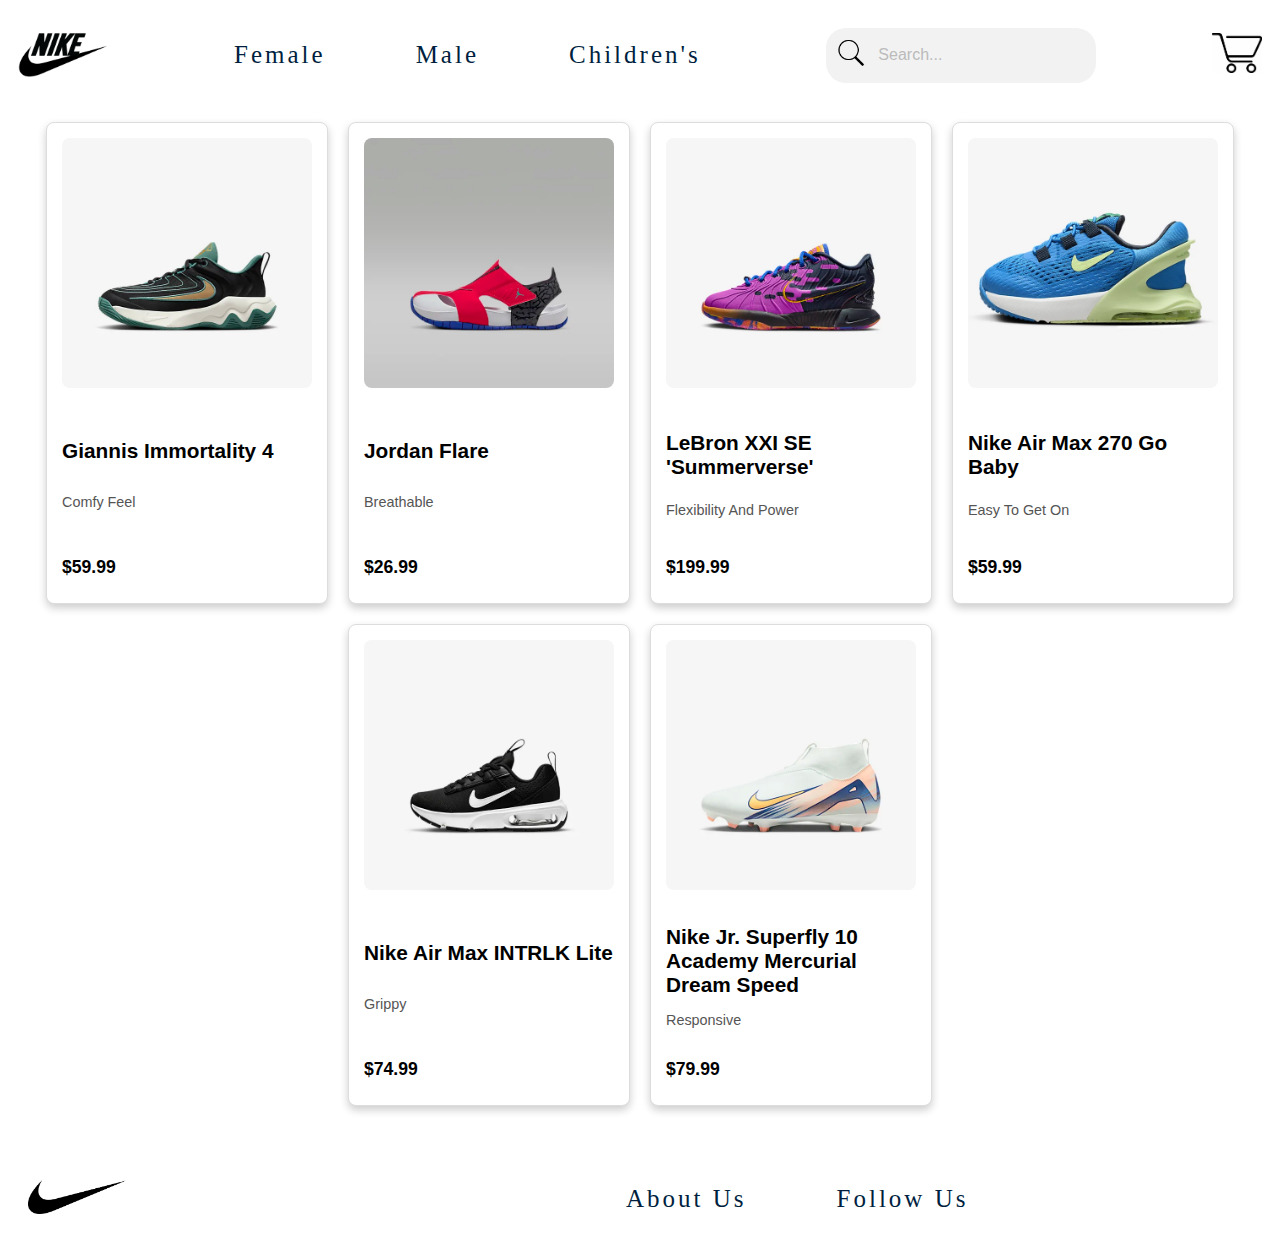
<file: children-shoes.html>
<!DOCTYPE html>
<html lang="en">
  <head>
    <meta charset="UTF-8">
    <meta name="viewport" content="width=device-width, initial-scale=1.0">
    <title> Мій сайт </title>
    <link rel="stylesheet" href="shop-shoes.css">
  </head>
<body>
    <header>
        <div class="menu-header">
            <div class="logo-menu">
                <a href="index.html">
                  <img src="images/nike.png">
                </a>
            </div>
      
            <ul class="menu-elements">
              <li> <a href="women.html"> Female </a>  </li>
              <li> <a href="men.html"> Male </a>  </li>
              <li> <a href="children.html"> Children's </a>  </li>
            </ul>
      
            <div class="search-box">
              <span class="search-icon"> <img src="images/search-ikon.png" width="30px" height="30px"> </span>
              <input type="text" placeholder="Search...">
            </div>
      
            <div class="shopping-cart-ikon">
              <a href=""> <img src="images/shopping-cart.jpg"> </a>
            </div>
          </div>
    </header>

    <main>
      <a href="">
        <div class="product-container">
          <div class="product-card">
            <div class="product-image">
              <img src="images/kid-shop-shoes/Giannis Immortality 4.png" alt=Product Image">
            </div>
            <div class="product-name">Giannis Immortality 4</div>
            <div class="product-description">Comfy Feel</div>
            <div class="product-price">$59.99</div>
          </div>
      </a>
      
      <a href="">
        <div class="product-card">
          <div class="product-image">
            <img src="images/kid-shop-shoes/Jordan Flare.png" alt=Product Image">
          </div>
          <div class="product-name">Jordan Flare</div>
          <div class="product-description">Breathable</div>
          <div class="product-price">$26.99</div>
        </div>
      </a>  
      <a href="">
        <div class="product-card">
          <div class="product-image">
            <img src="images/kid-shop-shoes/LeBron XXI SE 'Summerverse'.png" alt=Product Image">
          </div>
          <div class="product-name">LeBron XXI SE 'Summerverse'</div>
          <div class="product-description">Flexibility And Power</div>
          <div class="product-price">$199.99</div>
        </div>
      </a>  
      <a href="">
        <div class="product-card">
          <div class="product-image">
            <img src="images/kid-shop-shoes/Nike Air Max 270 Go Baby.png" alt=Product Image">
          </div>
          <div class="product-name">Nike Air Max 270 Go Baby</div>
          <div class="product-description">Easy To Get On</div>
          <div class="product-price">$59.99</div>
        </div>
      </a>  
      <a href="">
        <div class="product-card">
          <div class="product-image">
            <img src="images/kid-shop-shoes/Nike Air Max INTRLK Lite.png" alt="Product Image">
          </div>
          <div class="product-name">Nike Air Max INTRLK Lite</div>
          <div class="product-description">Grippy</div>
          <div class="product-price">$74.99</div>
        </div>
      </a>  
      <a href="">
        <div class="product-card">
          <div class="product-image">
            <img src="images/kid-shop-shoes/Nike Jr. Superfly 10 Academy Mercurial Dream Speed.png" alt="Product Image">
          </div>
          <div class="product-name">Nike Jr. Superfly 10 Academy Mercurial Dream Speed</div>
          <div class="product-description">Responsive</div>
          <div class="product-price">$79.99</div>
        </div>
      </a>  


      </div>
    </main>

    <footer>
        <div class="footer-menu">
            <div class="footer-logo">
              <img src="images/Nike footer.png" width = "98px" height = "auto">
            </div>
            <ul class="footer-elements">
              <li> <a href=""> About Us </a>  </li>
              <li> <a href=""> Follow Us </a>  </li>
            </ul>
          </div>
    </footer>
</body>
</html>
</file>
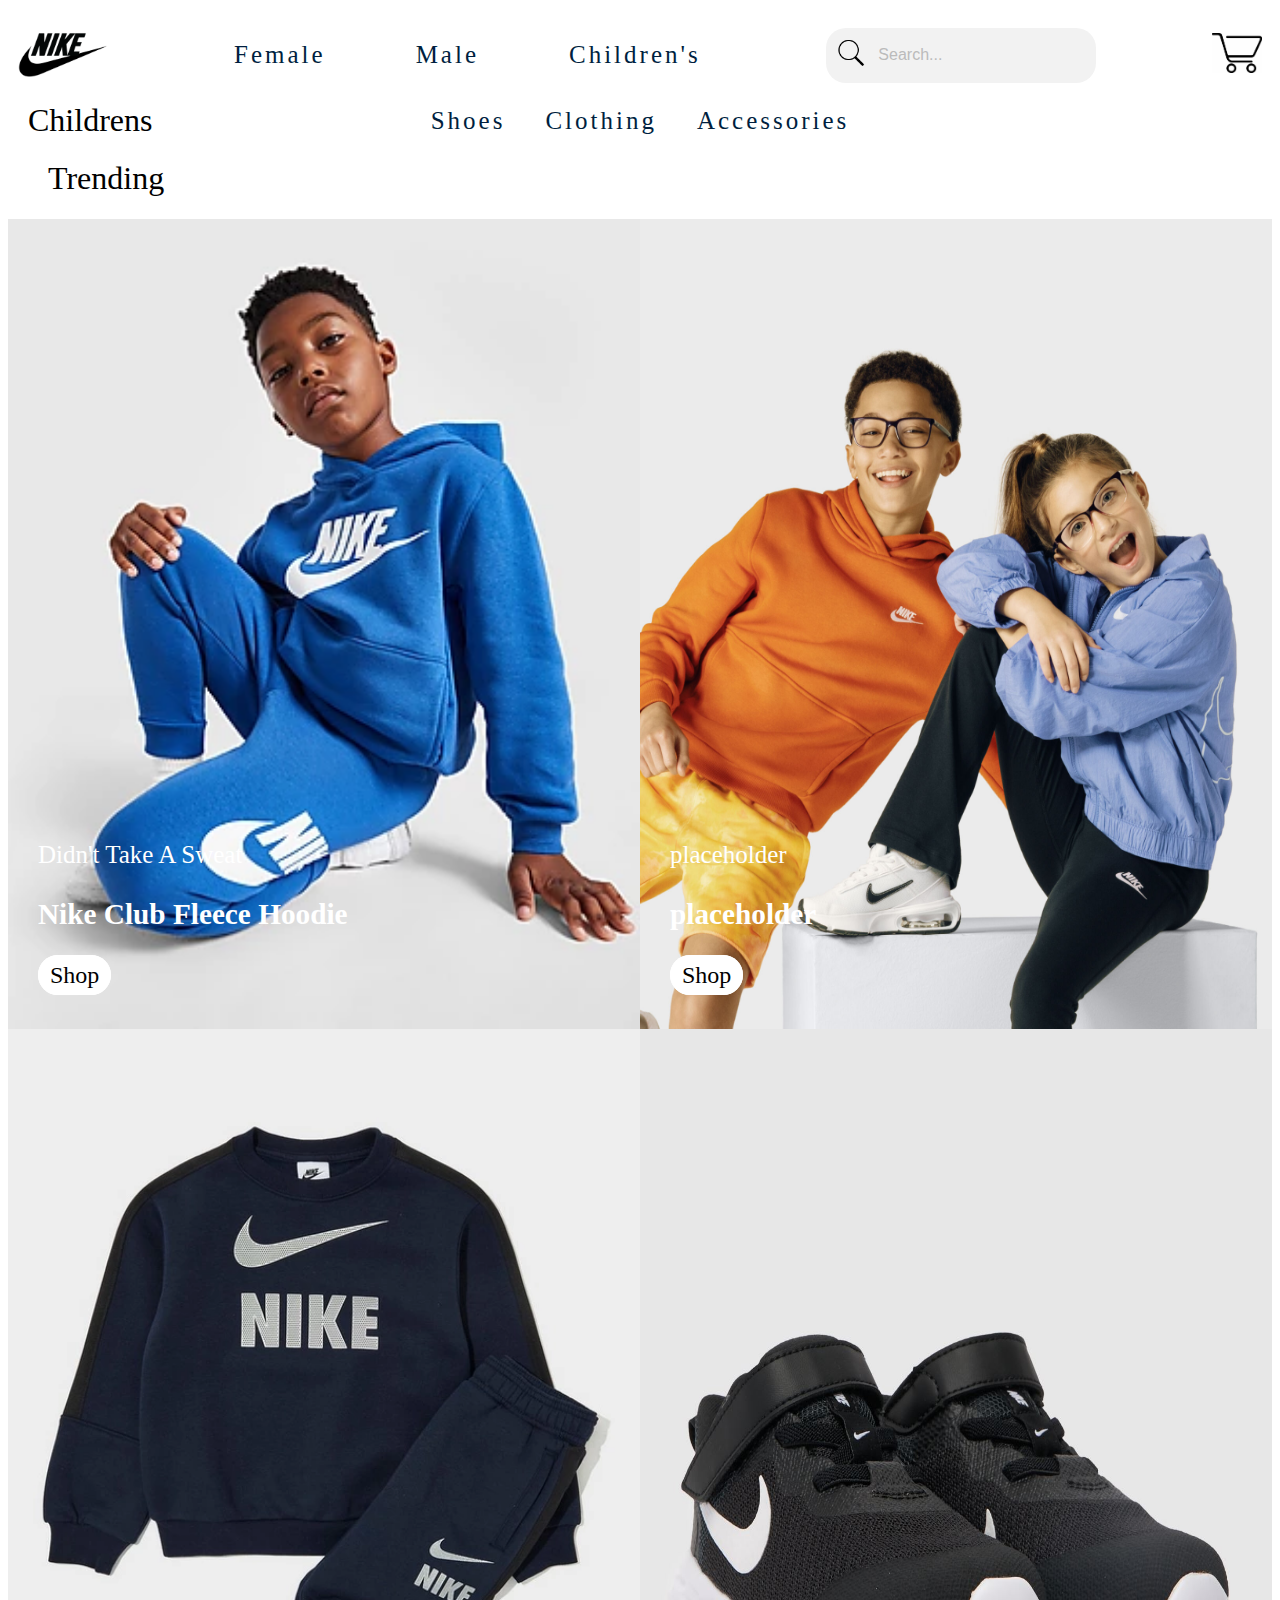
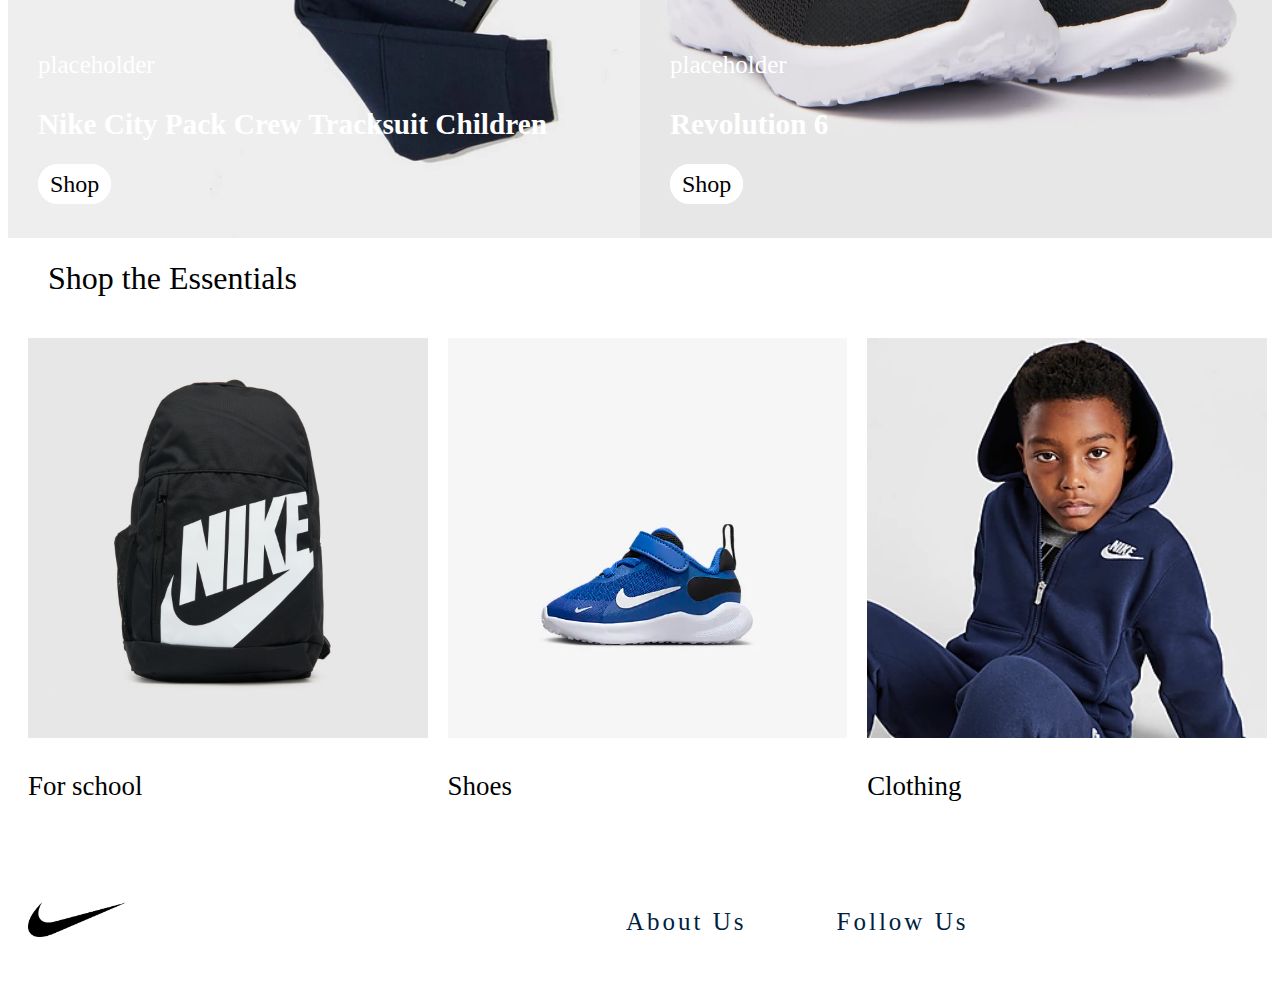
<file: children.html>
<!DOCTYPE html>
<html lang="en">
  <head>
    <meta charset="UTF-8">
    <meta name="viewport" content="width=device-width, initial-scale=1.0">
    <title> Мій сайт </title>
    <link rel="stylesheet" href="children.css">
    <link rel="stylesheet" href="women.css">
  </head>
<body>
    <header>
      <div class="menu-header">
        <div class="logo-menu">
            <a href="index.html">
              <img src="images/nike.png">
            </a>
        </div>

        <ul class="menu-elements">
          <li> <a href="women.html"> Female </a>  </li>
          <li> <a href="men.html"> Male </a>  </li>
          <li> <a href="children.html"> Children's </a>  </li>
        </ul>

        <div class="search-box">
          <span class="search-icon"> <img src="images/search-ikon.png" width="30px" height="30px"> </span>
          <input type="text" placeholder="Search...">
        </div>

        <div class="shopping-cart-ikon">
          <a href=""> <img src="images/shopping-cart.jpg"> </a>
        </div>
      </div>
    </header>

    <main>
      <div class="children-menu">
        <h1>Childrens</h1>
        
        <ul class = "children-elements">
          <li> <a href=""> Shoes </a>  </li>
          <li> <a href=""> Clothing </a>  </li>
          <li> <a href=""> Accessories </a>  </li>
        </ul>
      </div>
        
      <div>
        <h1 style="text-align: left;">Trending</h1>
        <div class="pics">

          <div class="first-row">
            <div class="pic1">
              <img src="images/kid.png" style="height: 100%; width: 100%;">
              <div class="text-on-pic1">
                <p>
                  Didn't Take A Sweat
                </p>
                <h3>
                  Nike Club Fleece Hoodie
                </h3>
                <a href="">Shop</a>
              </div>
            </div>
            <div class="pic2">
              <img src="images/nerds.png" style="height: 100%; width: 100%;">
              <div class="text-on-pic2">
                <p>
                  placeholder
                </p>
                <h3>
                  placeholder
                </h3>
                <a href="">Shop</a>
              </div>
            </div>
          </div>

          <div class="second-row">
            <div class="pic3">
              <img src="images/qwerty.png" style="height: 100%; width: 100%;">
              <div class="text-on-pic3">
                <p>
                  placeholder
                </p>
                <h3>
                  Nike City Pack Crew Tracksuit Children
                </h3>
                <a href="">Shop</a>
              </div>
            </div>
            <div class="pic4">
              <img src="images/revolution.png" style="height: 100%; width: 100%;">
              <div class="text-on-pic4">
                <p>
                  placeholder
                </p>
                <h3>
                  Revolution 6
                </h3>
                <a href="">Shop</a>
              </div>
            </div>
          </div>

        </div>
      </div>

      <div>
        <h1 style="text-align: left;">Shop the Essentials</h1>
        <div class="pic-page">
          <div class="for-school">
            <a href="">
              <img src="images/for-school.png" style="height: 100%; width: 100%;">
              <h3>For school</h3>
            </a>
          </div>
      
          <div class="shoes">
            <a href="children-shoes.html">
              <img src="images/blue-shoe.png" style="height: 100%; width: 100%;">
              <h3>Shoes</h3>
            </a>
          </div>
      
          <div class="clothing">
            <a href="">
              <img src="images/clothing.png" style="height: 100%; width: 100%;">
              <h3>Clothing</h3>
            </a>
          </div>
        </div>
      </div>
      

    </main>

    <footer>
      <div class="footer-menu">
        <div class="footer-logo">
          <img src="images/Nike footer.png" width = "98px" height = "auto">
        </div>
        <ul class="footer-elements">
          <li> <a href=""> About Us </a>  </li>
          <li> <a href=""> Follow Us </a>  </li>
        </ul>
      </div>
    </footer>
</body>
</html>
</file>
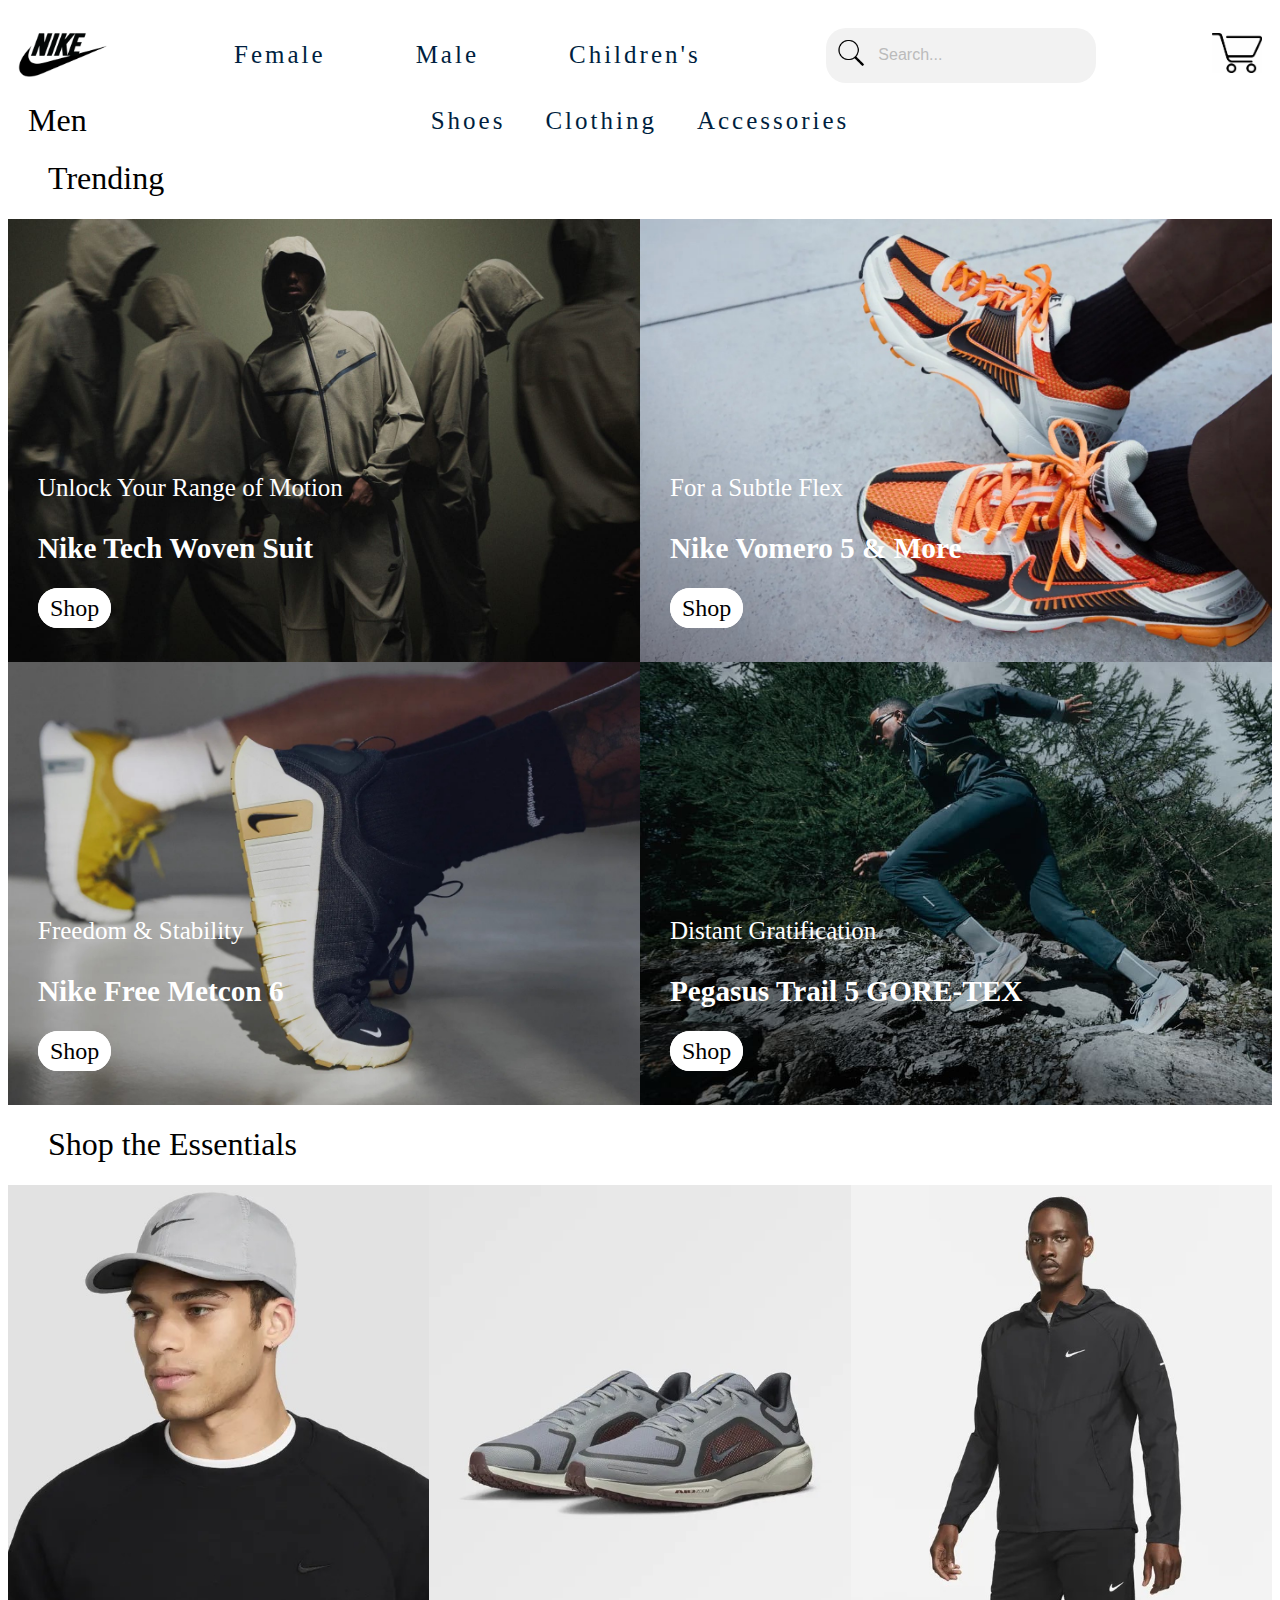
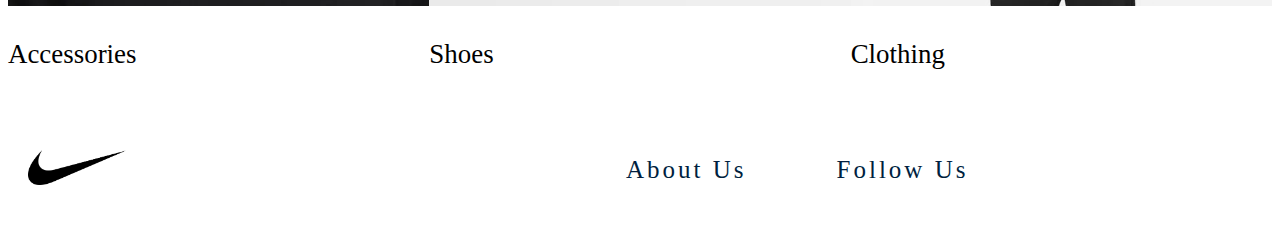
<file: men.html>
<!DOCTYPE html>
<html lang="en">
  <head>
    <meta charset="UTF-8">
    <meta name="viewport" content="width=device-width, initial-scale=1.0">
    <title> Мій сайт </title>
    <link rel="stylesheet" href="men.css">
  </head>
<body>
    <header>
      <div class="menu-header">
        <div class="logo-menu">
            <a href="index.html">
              <img src="images/nike.png">
            </a>
        </div>

        <ul class="menu-elements">
          <li> <a href="women.html"> Female </a>  </li>
          <li> <a href="men.html"> Male </a>  </li>
          <li> <a href="children.html"> Children's </a>  </li>
        </ul>

        <div class="search-box">
          <span class="search-icon"> <img src="images/search-ikon.png" width="30px" height="30px"> </span>
          <input type="text" placeholder="Search...">
        </div>

        <div class="shopping-cart-ikon">
          <a href=""> <img src="images/shopping-cart.jpg"> </a>
        </div>
      </div>
    </header>

    <main>
      <div class="men-menu">
        <h1>Men</h1>
        
        <ul class = "men-elements">
          <li> <a href="shop-shoes.html"> Shoes </a>  </li>
          <li> <a href=""> Clothing </a>  </li>
          <li> <a href=""> Accessories </a>  </li>
        </ul>
      </div>
        
      <div>
        <h1 style="text-align: left;">Trending</h1>
        <div class="pics">

          <div class="first-row">
            <div class="pic1">
              <img src="images/1.png" style="height: 100%; width: 100%;">
              <div class="text-on-pic1">
                <p>
                  Unlock Your Range of Motion
                </p>
                <h3>
                  Nike Tech Woven Suit
                </h3>
                <a href="">Shop</a>
              </div>
            </div>
            <div class="pic2">
              <img src="images/2.png" style="height: 100%; width: 100%;">
              <div class="text-on-pic2">
                <p>
                  For a Subtle Flex
                </p>
                <h3>
                  Nike Vomero 5 & More
                </h3>
                <a href="">Shop</a>
              </div>
            </div>
          </div>

          <div class="second-row">
            <div class="pic3">
              <img src="images/3.png" style="height: 100%; width: 100%;">
              <div class="text-on-pic3">
                <p>
                  Freedom & Stability
                </p>
                <h3>
                  Nike Free Metcon 6
                </h3>
                <a href="">Shop</a>
              </div>
            </div>
            <div class="pic4">
              <img src="images/4.png" style="height: 100%; width: 100%;">
              <div class="text-on-pic4">
                <p>
                  Distant Gratification
                </p>
                <h3>
                  Pegasus Trail 5 GORE-TEX
                </h3>
                <a href="">Shop</a>
              </div>
            </div>
          </div>

        </div>
      </div>

      <div>
        <h1 style="text-align: left;">Shop the Essentials</h1>
        <div class="pic-page">
          <div class="accessories">
            <a href="">
              <img src="images/Accessories-page.png" style="height: 100%; width: 100%;">
              <h3>Accessories</h3>
            </a>
          </div>
      
          <div class="shoes">
            <a href="shop-shoes.html">
              <img src="images/Shoes-page.png" style="height: 100%; width: 100%;">
              <h3>Shoes</h3>
            </a>
          </div>
      
          <div class="clothing">
            <a href="">
              <img src="images/Clothing-page.png" style="height: 100%; width: 100%;">
              <h3>Clothing</h3>
            </a>
          </div>
        </div>
      </div>
      

    </main>

    <footer>
      <div class="footer-menu">
        <div class="footer-logo">
          <img src="images/Nike footer.png" width = "98px" height = "auto">
        </div>
        <ul class="footer-elements">
          <li> <a href=""> About Us </a>  </li>
          <li> <a href=""> Follow Us </a>  </li>
        </ul>
      </div>
    </footer>
</body>
</html>
</file>
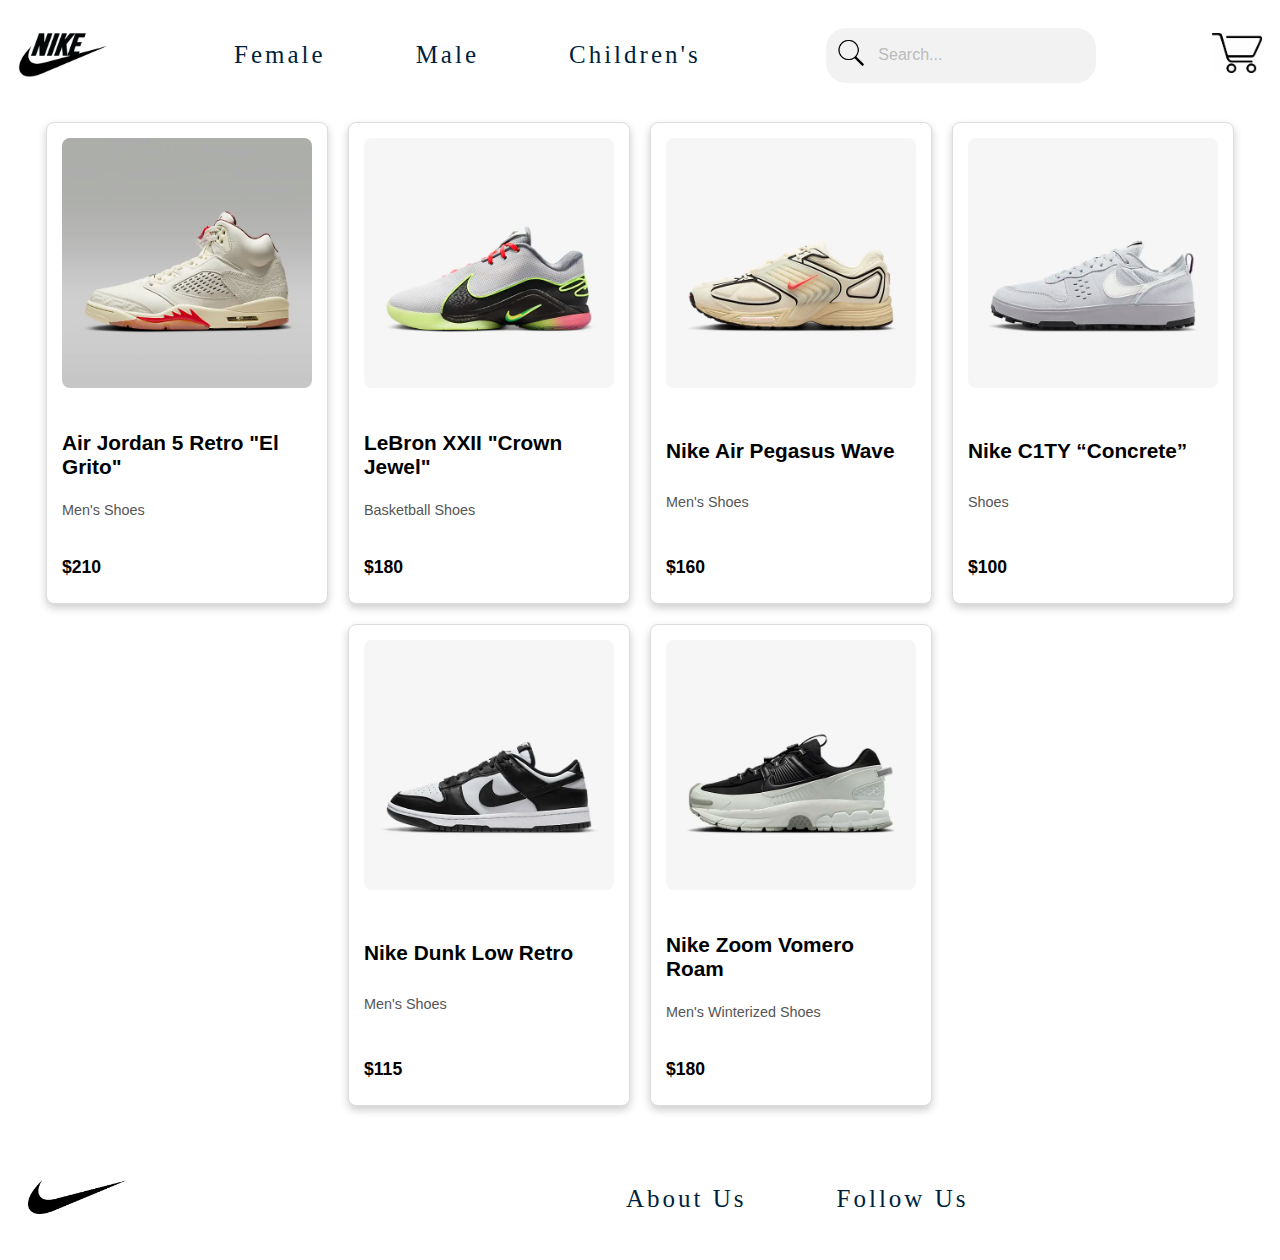
<file: shop-shoes.html>
<!DOCTYPE html>
<html lang="en">
  <head>
    <meta charset="UTF-8">
    <meta name="viewport" content="width=device-width, initial-scale=1.0">
    <title> Мій сайт </title>
    <link rel="stylesheet" href="shop-shoes.css">
  </head>
<body>
    <header>
        <div class="menu-header">
            <div class="logo-menu">
                <a href="index.html">
                  <img src="images/nike.png">
                </a>
            </div>
      
            <ul class="menu-elements">
              <li> <a href="women.html"> Female </a>  </li>
              <li> <a href="men.html"> Male </a>  </li>
              <li> <a href="children.html"> Children's </a>  </li>
            </ul>
      
            <div class="search-box">
              <span class="search-icon"> <img src="images/search-ikon.png" width="30px" height="30px"> </span>
              <input type="text" placeholder="Search...">
            </div>
      
            <div class="shopping-cart-ikon">
              <a href=""> <img src="images/shopping-cart.jpg"> </a>
            </div>
          </div>
    </header>

    <main>
      <a href="">
        <div class="product-container">
          <div class="product-card">
            <div class="product-image">
              <img src="images/men-shop-shoes/AIR+JORDAN+5+RETRO+EL+GRITO.png" alt="Product Image">
            </div>
            <div class="product-name">Air Jordan 5 Retro "El Grito"</div>
            <div class="product-description">Men's Shoes</div>
            <div class="product-price">$210</div>
          </div>
      </a>
      
      <a href="">
        <div class="product-card">
          <div class="product-image">
            <img src="images/men-shop-shoes/LEBRON+XXII.png" alt="Product Image">
          </div>
          <div class="product-name">LeBron XXII "Crown Jewel"</div>
          <div class="product-description">Basketball Shoes</div>
          <div class="product-price">$180</div>
        </div>
      </a>  
      <a href="">
        <div class="product-card">
          <div class="product-image">
            <img src="images/men-shop-shoes/NIKE+AIR+PEGASUS+WAVE.png" alt="Product Image">
          </div>
          <div class="product-name">Nike Air Pegasus Wave</div>
          <div class="product-description">Men's Shoes</div>
          <div class="product-price">$160</div>
        </div>
      </a>  
      <a href="">
        <div class="product-card">
          <div class="product-image">
            <img src="images/men-shop-shoes/NIKE+C1TY.png" alt="Product Image">
          </div>
          <div class="product-name">Nike C1TY “Concrete”</div>
          <div class="product-description">Shoes</div>
          <div class="product-price">$100</div>
        </div>
      </a>  
      <a href="">
        <div class="product-card">
          <div class="product-image">
            <img src="images/men-shop-shoes/NIKE+DUNK+LOW+RETRO.png" alt="Product Image">
          </div>
          <div class="product-name">Nike Dunk Low Retro</div>
          <div class="product-description">Men's Shoes</div>
          <div class="product-price">$115</div>
        </div>
      </a>  
      <a href="">
        <div class="product-card">
          <div class="product-image">
            <img src="images/men-shop-shoes/NIKE+ZOOM+VOMERO+ROAM.png" alt="Product Image">
          </div>
          <div class="product-name">Nike Zoom Vomero Roam</div>
          <div class="product-description">Men's Winterized Shoes</div>
          <div class="product-price">$180</div>
        </div>
      </a>  


      </div>
    </main>

    <footer>
        <div class="footer-menu">
            <div class="footer-logo">
              <img src="images/Nike footer.png" width = "98px" height = "auto">
            </div>
            <ul class="footer-elements">
              <li> <a href=""> About Us </a>  </li>
              <li> <a href=""> Follow Us </a>  </li>
            </ul>
          </div>
    </footer>
</body>
</html>
</file>
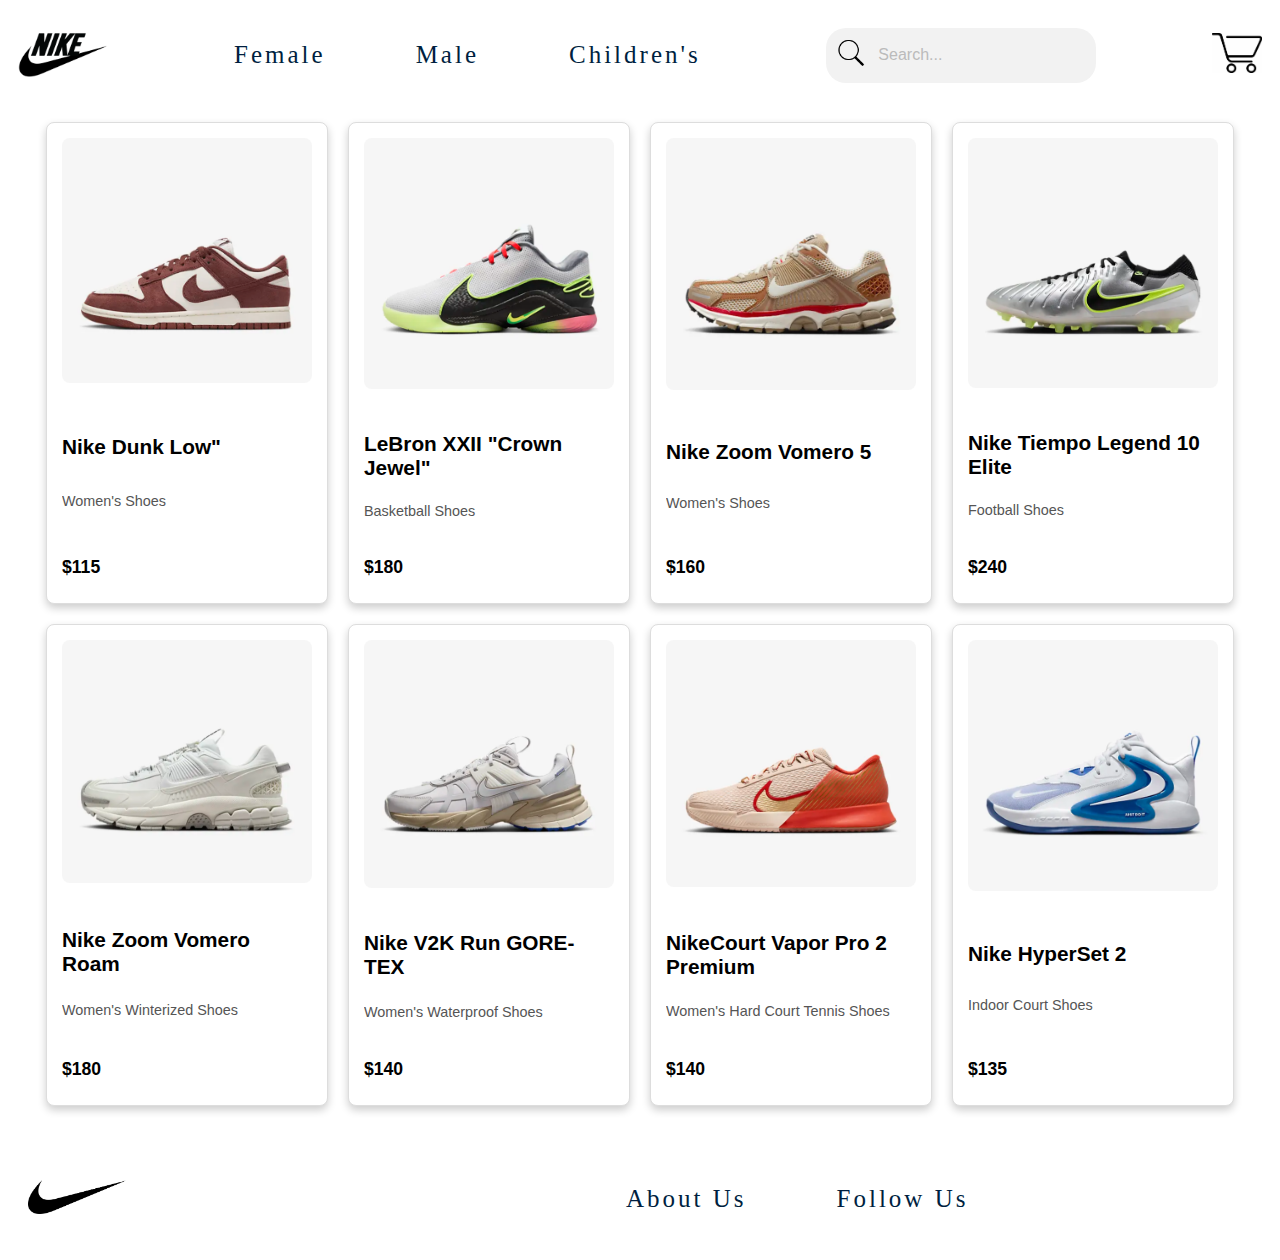
<file: Women-shop-shoes.html>
<!DOCTYPE html>
<html lang="en">
  <head>
    <meta charset="UTF-8">
    <meta name="viewport" content="width=device-width, initial-scale=1.0">
    <title> Мій сайт </title>
    <link rel="stylesheet" href="shop-shoes.css">
  </head>
<body>
    <header>
        <div class="menu-header">
            <div class="logo-menu">
                <a href="index.html">
                  <img src="images/nike.png">
                </a>
            </div>
      
            <ul class="menu-elements">
              <li> <a href="women.html"> Female </a>  </li>
              <li> <a href="men.html"> Male </a>  </li>
              <li> <a href="children.html"> Children's </a>  </li>
            </ul>
      
            <div class="search-box">
              <span class="search-icon"> <img src="images/search-ikon.png" width="30px" height="30px"> </span>
              <input type="text" placeholder="Search...">
            </div>
      
            <div class="shopping-cart-ikon">
              <a href=""> <img src="images/shopping-cart.jpg"> </a>
            </div>
          </div>
    </header>

    <main>
      <a href="">
        <div class="product-container">
          <div class="product-card">
            <div class="product-image">
              <img src="images/women-shop-shoes/Nike-dunk-low.png" alt="Product Image">
            </div>
            <div class="product-name">Nike Dunk Low"</div>
            <div class="product-description">Women's Shoes</div>
            <div class="product-price">$115</div>
          </div>
      </a>
      <a href="">
        <div class="product-card">
          <div class="product-image">
            <img src="images/women-shop-shoes/LeBron-XXII-Crown-Jewel.png" alt="Product Image">
          </div>
          <div class="product-name">LeBron XXII "Crown Jewel"</div>
          <div class="product-description">Basketball Shoes</div>
          <div class="product-price">$180</div>
        </div>
      </a>  
      <a href="">
        <div class="product-card">
          <div class="product-image">
            <img src="images/women-shop-shoes/Nike-zoom-vomero-5.png" alt="Product Image">
          </div>
          <div class="product-name">Nike Zoom Vomero 5</div>
          <div class="product-description">Women's Shoes</div>
          <div class="product-price">$160</div>
        </div>
      </a>  
      <a href="">
        <div class="product-card">
          <div class="product-image">
            <img src="images/women-shop-shoes/Nike-tiempo-legend-10-elite.png" alt="Product Image">
          </div>
          <div class="product-name">Nike Tiempo Legend 10 Elite</div>
          <div class="product-description">Football Shoes</div>
          <div class="product-price">$240</div>
        </div>
      </a>  
      <a href="">
        <div class="product-card">
          <div class="product-image">
            <img src="images/women-shop-shoes/Nike-zoom-vomero-roam.png" alt="Product Image">
          </div>
          <div class="product-name">Nike Zoom Vomero Roam</div>
          <div class="product-description">Women's Winterized Shoes</div>
          <div class="product-price">$180</div>
        </div>
      </a>  
      <a href="">
        <div class="product-card">
          <div class="product-image">
            <img src="images/women-shop-shoes/Nike-v2k-run-Gore-Tex.png" alt="Product Image">
          </div>
          <div class="product-name">Nike V2K Run GORE-TEX
          </div>
          <div class="product-description">Women's Waterproof Shoes</div>
          <div class="product-price">$140</div>
        </div>
      </a>
      <a href="">
        <div class="product-card">
          <div class="product-image">
            <img src="images/women-shop-shoes/nike-court-vapor-pro-2-premium.png" alt="Product Image">
          </div>
          <div class="product-name">NikeCourt Vapor Pro 2 Premium</div>
          <div class="product-description">Women's Hard Court Tennis Shoes</div>
          <div class="product-price">$140</div>
        </div>
      </a>
      <a href="">
        <div class="product-card">
          <div class="product-image">
            <img src="images/women-shop-shoes/Nike-hyper-set-2.png" alt="Product Image">
          </div>
          <div class="product-name">Nike HyperSet 2</div>
          <div class="product-description">Indoor Court Shoes</div>
          <div class="product-price">$135</div>
        </div>
      </a>    


      </div>
    </main>

    <footer>
        <div class="footer-menu">
            <div class="footer-logo">
              <img src="images/Nike footer.png" width = "98px" height = "auto">
            </div>
            <ul class="footer-elements">
              <li> <a href=""> About Us </a>  </li>
              <li> <a href=""> Follow Us </a>  </li>
            </ul>
          </div>
    </footer>
</body>
</html>
</file>
<file: shop-shoes.css>
header {
    position: sticky;
    top: 0;
    width: 100%;
    z-index: 1000;
    background-color: white; 
}

.menu-header {
    display: flex;
    justify-content: space-between;
    align-items: center;
    padding: 10px;
    background-color: white;
}

.logo-menu img {
    height: 70px;
    width: auto;
}

.menu-elements {
    list-style-type: none;
    margin: 0;
    padding: 0;
    display: flex;
    gap: 70px;

}

.menu-elements li {
    display: inline;
}

.menu-elements li a {
    text-decoration: none;
    color: #001F3F;
    font-family: 'Futura', Bold Condensed Oblique;
    font-weight: 300;
    letter-spacing: 3px;
    font-size: 25px;
    padding: 10px;
    transition: color 0.3s ease;

}

.menu-elements li a:hover {
    color: #007BFF;
}

.search-box {
    display: flex;
    align-items: center;
    background-color: #f2f2f2;
    border-radius: 20px;
    padding: 10px;
    width: 250px;
}

.search-icon {
    font-size: 18px;
    margin-right: 10px;
}

input[type="text"] {
    border: none;
    background-color: transparent;
    outline: none;
    width: 100%;
    font-size: 16px;
    color: #333;
}

input[type="text"]::placeholder {
    color: #bbb;
}

.shopping-cart-ikon a img{
    width: 50px;
    height: auto;
}




.product-container {
    display: flex;
    flex-wrap: wrap;
    gap: 20px; /* Отступ между карточками */
    padding: 20px; /* Отступ от краёв экрана */
    justify-content: center;
}

  /* Основные стили карточки */
  .product-card {
    width: 250px;
    height: 450px; /* Фиксированная высота для карточек */
    padding: 15px;
    border: 1px solid #ddd;
    border-radius: 8px;
    box-shadow: 0 4px 8px rgba(0, 0, 0, 0.2);
    text-align: start;
    font-family: Arial, sans-serif;
    background-color: #fff;
    display: flex;
    flex-direction: column;
    justify-content: space-between;
}

  /* Изображение товара */
  .product-image img {
    width: 100%;
    height: auto;
    border-radius: 8px;
    margin-bottom: 15px;
}

  /* Название товара */
  .product-name {
    font-size: 1.3em;
    font-weight: bold;
    margin: 10px 0;
    color: black;
}

  /* Описание товара */
  .product-description {
    font-size: 0.9em;
    color: #555;
    margin-bottom: 15px;
    overflow: hidden;
    text-overflow: ellipsis;
    display: -webkit-box;
    -webkit-line-clamp: 3; /* Ограничение описания до 3 строк */
    -webkit-box-orient: vertical;
}

  /* Цена */
  .product-price {
    font-size: 1.1em;
    color: black;
    font-weight: bold;
    margin: 10px 0;
}

main a {
    text-decoration: none;
}


.footer-menu {
    position: relative;
    align-items: center;
    align-content: center;
    display: flex;
    margin-top: 20px;
    background: #FFFFFF;

}
.footer-logo{
    margin-left: 20px;

}
.footer-elements {
    display: flex;
    justify-content: center;
    align-items: center;
    list-style-type: none;
    gap: 70px;
    margin-left: 450px;

}

.footer-elements li {
    text-align: center;
    display: inline;
    padding-top: 23px;
    padding-bottom: 23px;
}

.footer-elements li a {
    text-decoration: none;
    color: #001F3F;
    font-family: 'Futura', Bold Condensed Oblique;
    font-weight: 300;
    letter-spacing: 3px;
    font-size: 25px;
    padding: 10px;
    transition: color 0.3s ease;
}

.footer-elements li a:hover {
    color: #007BFF;
}
</file>
<file: children.css>
header {
    position: sticky;
    top: 0;
    width: 100%;
    z-index: 1000;
    background-color: white; 
}

.menu-header {
    display: flex;
    justify-content: space-between;
    align-items: center;
    padding: 10px;
    background-color: white;
}

.logo-menu img {
    height: 70px;
    width: auto;
}

.menu-elements {
    list-style-type: none;
    margin: 0;
    padding: 0;
    display: flex;
    gap: 70px;

}

.menu-elements li {
    display: inline;
}

.menu-elements li a {
    text-decoration: none;
    color: #001F3F;
    font-family: 'Futura', Bold Condensed Oblique;
    font-weight: 300;
    letter-spacing: 3px;
    font-size: 25px;
    padding: 10px;
    transition: color 0.3s ease;

}

.menu-elements li a:hover {
    color: #007BFF;
}

.search-box {
    display: flex;
    align-items: center;
    background-color: #f2f2f2;
    border-radius: 20px;
    padding: 10px;
    width: 250px;
}

.search-icon {
    font-size: 18px;
    margin-right: 10px;
}

input[type="text"] {
    border: none;
    background-color: transparent;
    outline: none;
    width: 100%;
    font-size: 16px;
    color: #333;
}

input[type="text"]::placeholder {
    color: #bbb;
}

.shopping-cart-ikon a img{
    width: 50px;
    height: auto;
}

.children-menu {
    display: flex;
    align-items: center;
    background-color: white;
    padding: 0 20px;
    position: relative; 
}

.children-menu h1 {
    font-weight: normal;
    margin: 0;
}

.children-elements {
    display: flex;
    justify-content: center;
    list-style: none;
    padding: 0;
    margin: 0;
    position: absolute;       
    left: 50%;                
    transform: translateX(-50%);
}

.children-elements li {
    margin: 0 10px;
}

.children-elements li a {
    text-decoration: none;
    color: #001F3F;
    font-family: 'Futura', Bold Condensed Oblique;
    font-weight: 300;
    letter-spacing: 3px;
    font-size: 25px;
    padding: 10px;
    transition: color 0.3s ease;
}

.children-elements li a:hover {
    color: #007BFF;
}

.pics {
    display: flex;
    flex-direction: column;
    align-items: center;
    width: 100%;
}
  
.first-row,
.second-row {
    display: flex;
    justify-content: center;
    width: 100%;
    height: 100%;
}
  



.pic-page {
    display: flex;
    justify-content: space-around;
    align-items: center;
    width: 100%;
}

.for-school, .shoes, .clothing {
    flex: 1;
    text-align: start;
    max-width: 100%;
    height: auto;
    position: relative;
}

.for-school a, .shoes a, .clothing a{
    text-decoration: none; 
    font-family: 'Futura', Bold Condensed Oblique;
    font-size: 23px;
    color: black; 
}

.for-school a:hover, .shoes a:hover, .clothing a:hover {
    color: #007BFF;
}



.for-school h3, .shoes h3, .clothing h3 {
    font-weight: 500;
}

h1 {
    font-weight: normal;
    margin-left: 40px;
}



.footer-menu {
    position: relative;
    align-items: center;
    align-content: center;
    display: flex;
    margin-top: 20px;
    background: #FFFFFF;

}
.footer-logo{
    margin-left: 20px;

}
.footer-elements {
    display: flex;
    justify-content: center;
    align-items: center;
    list-style-type: none;
    gap: 70px;
    margin-left: 450px;

}

.footer-elements li {
    text-align: center;
    display: inline;
    padding-top: 23px;
    padding-bottom: 23px;
}

.footer-elements li a {
    text-decoration: none;
    color: #001F3F;
    font-family: 'Futura', Bold Condensed Oblique;
    font-weight: 300;
    letter-spacing: 3px;
    font-size: 25px;
    padding: 10px;
    transition: color 0.3s ease;
}

.footer-elements li a:hover {
    color: #007BFF;
}
</file>
<file: women.css>
header {
    position: sticky;
    top: 0;
    width: 100%;
    z-index: 1000;
    background-color: white; 
}


.menu-header {
    display: flex;
    justify-content: space-between;
    align-items: center;
    padding: 10px;
    background-color: white;
}

.logo-menu img {
    height: 70px;
    width: auto;
}

.menu-elements {
    list-style-type: none;
    margin: 0;
    padding: 0;
    display: flex;
    gap: 70px;

}

.menu-elements li {
    display: inline;
}

.menu-elements li a {
    text-decoration: none;
    color: #001F3F;
    font-family: 'Futura', Bold Condensed Oblique;
    font-weight: 300;
    letter-spacing: 3px;
    font-size: 25px;
    padding: 10px;
    transition: color 0.3s ease;

}

.menu-elements li a:hover {
    color: #007BFF;
}

.search-box {
    display: flex;
    align-items: center;
    background-color: #f2f2f2;
    border-radius: 20px;
    padding: 10px;
    width: 250px;
}

.search-icon {
    font-size: 18px;
    margin-right: 10px;
}

input[type="text"] {
    border: none;
    background-color: transparent;
    outline: none;
    width: 100%;
    font-size: 16px;
    color: #333;
}

input[type="text"]::placeholder {
    color: #bbb;
}

.shopping-cart-ikon a img{
    width: 50px;
    height: auto;
}

.women-menu {
    display: flex;
    justify-content: space-between;
    align-items: center;
    padding-right: 30%;
    background-color: white;
}
.women-menu h1 {
    font-weight: normal;
    margin: 5px;
}
.women-text{
    display: flex;
    justify-content: center;
}
.women-elements {
    list-style-type: none;
    margin: 0;
    padding: 0;
    display: flex;
    gap: 70px;
    
}

.women-elements li {
    display: inline;
}

.women-elements li a {
    text-decoration: none;
    color: #001F3F;
    font-family: 'Futura', Bold Condensed Oblique;
    font-weight: 300;
    letter-spacing: 3px;
    font-size: 25px;
    padding: 10px;
    transition: color 0.3s ease;

}

.women-elements li a:hover {
    color: #007BFF;
}

.pics {
    display: flex;
    flex-direction: column;
    align-items: center;
    width: 100%;
  }
  
.first-row,
.second-row {
    display: flex;
    justify-content: center;
    width: 100%;
}
  
.pic1, .pic2, .pic3, .pic4 {
    flex: 1;
    max-width: 100%;
    height: auto;
    position: relative;
}
  
.text-on-pic1, .text-on-pic2, .text-on-pic3, .text-on-pic4 {
    position: absolute;
    font-family: 'Futura', Bold Condensed Oblique;
    font-weight: 500;
    font-size: 25px;
    bottom: 40px; /* Отступ от нижнего края */
    left: 30px; /* Отступ от левого края */
    color: white; /* Цвет текста */
  }

.text-on-pic1 a, .text-on-pic2 a, .text-on-pic3 a, .text-on-pic4 a {
    color: black; /* Цвет текста */
    border: 2px solid white; /* Белая рамка */
    border-radius: 30px; /* Закругленные углы */
    padding: 5px 10px; /* Отступы внутри кнопки */
    text-decoration: none; /* Убираем подчеркивание */
    background-color: rgb(255, 255, 255); /* Полупрозрачный фон, если требуется */
    font-size: 24px;
    line-height: 24px;
    font-family: 'Futura', Bold Condensed Oblique;
}

.text-on-pic1 a:hover, .text-on-pic2 a:hover, .text-on-pic3 a:hover, .text-on-pic4 a:hover {
    background-color:  rgb(193, 193, 193);
    border: 2px solid rgb(193, 193, 193);
}
.pic-page {
    display: flex;
    overflow-x: auto;
    align-items: center;
    padding: 20px;
    gap: 20px;
    width: 98%;
}
.colored-pictures{
    display: flex;
    gap: 20px;
    width: 90%;
    height: 90%;
    border-radius: 8px;
}
.clothing, .shoes, .bras-Leggings, .colored-pictures {
    flex: 1;
    text-align: start;
    max-width: 100%;
    border-radius: 8px;
    height: auto;
    position: relative;
}
.clothing a, .shoes a, .bras-Leggings a, .colored-pictures a{
    text-decoration: none; 
    font-family: 'Futura', Bold Condensed Oblique;
    border-radius: 8px;
    font-size: 23px;
    color: black; 
}
.clothing a:hover, .shoes a:hover, .bras-Leggings a:hover, .colored-pictures a:hover {
    color: #007BFF;
    border-radius: 8px;
}


.clothing h3, .shoes h3, .bras-Leggings h3, .colored-pictures h3 {
    font-weight: 500;
    border-radius: 8px;
    color: inherit;
}
h1 {
    font-weight: normal;
    margin-left: 40px;
}

.footer-menu {
    position: relative;
    align-items: center;
    align-content: center;
    display: flex;
    margin-top: 20px;
    background: #FFFFFF;

}
.footer-logo{
    margin-left: 20px;

}
.footer-elements {
    display: flex;
    justify-content: center;
    align-items: center;
    list-style-type: none;
    gap: 70px;
    margin-left: 450px;

}

.footer-elements li {
    text-align: center;
    display: inline;
    padding-top: 23px;
    padding-bottom: 23px;
}

.footer-elements li a {
    text-decoration: none;
    color: #001F3F;
    font-family: 'Futura', Bold Condensed Oblique;
    font-weight: 300;
    letter-spacing: 3px;
    font-size: 25px;
    padding: 10px;
    transition: color 0.3s ease;
}

.footer-elements li a:hover {
    color: #007BFF;
}
</file>
<file: men.css>
header {
    position: sticky;
    top: 0;
    width: 100%;
    z-index: 1000;
    background-color: white; 
}

.menu-header {
    display: flex;
    justify-content: space-between;
    align-items: center;
    padding: 10px;
    background-color: white;
}

.logo-menu img {
    height: 70px;
    width: auto;
}

.menu-elements {
    list-style-type: none;
    margin: 0;
    padding: 0;
    display: flex;
    gap: 70px;

}

.menu-elements li {
    display: inline;
}

.menu-elements li a {
    text-decoration: none;
    color: #001F3F;
    font-family: 'Futura', Bold Condensed Oblique;
    font-weight: 300;
    letter-spacing: 3px;
    font-size: 25px;
    padding: 10px;
    transition: color 0.3s ease;

}

.menu-elements li a:hover {
    color: #007BFF;
}

.search-box {
    display: flex;
    align-items: center;
    background-color: #f2f2f2;
    border-radius: 20px;
    padding: 10px;
    width: 250px;
}

.search-icon {
    font-size: 18px;
    margin-right: 10px;
}

input[type="text"] {
    border: none;
    background-color: transparent;
    outline: none;
    width: 100%;
    font-size: 16px;
    color: #333;
}

input[type="text"]::placeholder {
    color: #bbb;
}

.shopping-cart-ikon a img{
    width: 50px;
    height: auto;
}

.men-menu {
    display: flex;
    align-items: center;
    background-color: white;
    padding: 0 20px;
    position: relative; 
}

.men-menu h1 {
    font-weight: normal;
    margin: 0;
}

.men-elements {
    display: flex;
    justify-content: center;
    list-style: none;
    padding: 0;
    margin: 0;
    position: absolute;       
    left: 50%;                
    transform: translateX(-50%);
}

.men-elements li {
    margin: 0 10px;
}

.men-elements li a {
    text-decoration: none;
    color: #001F3F;
    font-family: 'Futura', Bold Condensed Oblique;
    font-weight: 300;
    letter-spacing: 3px;
    font-size: 25px;
    padding: 10px;
    transition: color 0.3s ease;
}

.men-elements li a:hover {
    color: #007BFF;
}

.pics {
    display: flex;
    flex-direction: column;
    align-items: center;
    width: 100%;
}
  
.first-row,
.second-row {
    display: flex;
    justify-content: center;
    width: 100%;
}
  
.pic1, .pic2, .pic3, .pic4 {
    flex: 1;
    max-width: 100%;
    height: auto;
    position: relative;
}
  
.text-on-pic1, .text-on-pic2, .text-on-pic3, .text-on-pic4 {
    position: absolute;
    font-family: 'Futura', Bold Condensed Oblique;
    font-weight: 500;
    font-size: 25px;
    bottom: 40px; 
    left: 30px;
    color: white;
}

.text-on-pic1 a, .text-on-pic2 a, .text-on-pic3 a, .text-on-pic4 a {
    color: black; 
    border: 2px solid white; 
    border-radius: 30px; 
    padding: 5px 10px; 
    text-decoration: none; 
    background-color: rgb(255, 255, 255); 
    font-size: 24px;
    line-height: 24px;
    font-family: 'Futura', Bold Condensed Oblique;
}

.text-on-pic1 a:hover, .text-on-pic2 a:hover, .text-on-pic3 a:hover, .text-on-pic4 a:hover {
    background-color:  rgb(193, 193, 193);
    border: 2px solid rgb(193, 193, 193);
}


.pic-page {
    display: flex;
    justify-content: space-around;
    align-items: center;
    width: 100%;
}

.accessories, .shoes, .clothing {
    flex: 1;
    text-align: start;
    max-width: 100%;
    height: auto;
    position: relative;
}

.accessories a, .shoes a, .clothing a{
    text-decoration: none; 
    font-family: 'Futura', Bold Condensed Oblique;
    font-size: 23px;
    color: black; 
}

.accessories a:hover, .shoes a:hover, .clothing a:hover {
    color: #007BFF;
}



.accessories h3, .shoes h3, .clothing h3 {
    font-weight: 500;
}

h1 {
    font-weight: normal;
    margin-left: 40px;
}



.footer-menu {
    position: relative;
    align-items: center;
    align-content: center;
    display: flex;
    margin-top: 20px;
    background: #FFFFFF;

}
.footer-logo{
    margin-left: 20px;

}
.footer-elements {
    display: flex;
    justify-content: center;
    align-items: center;
    list-style-type: none;
    gap: 70px;
    margin-left: 450px;

}

.footer-elements li {
    text-align: center;
    display: inline;
    padding-top: 23px;
    padding-bottom: 23px;
}

.footer-elements li a {
    text-decoration: none;
    color: #001F3F;
    font-family: 'Futura', Bold Condensed Oblique;
    font-weight: 300;
    letter-spacing: 3px;
    font-size: 25px;
    padding: 10px;
    transition: color 0.3s ease;
}

.footer-elements li a:hover {
    color: #007BFF;
}
</file>
